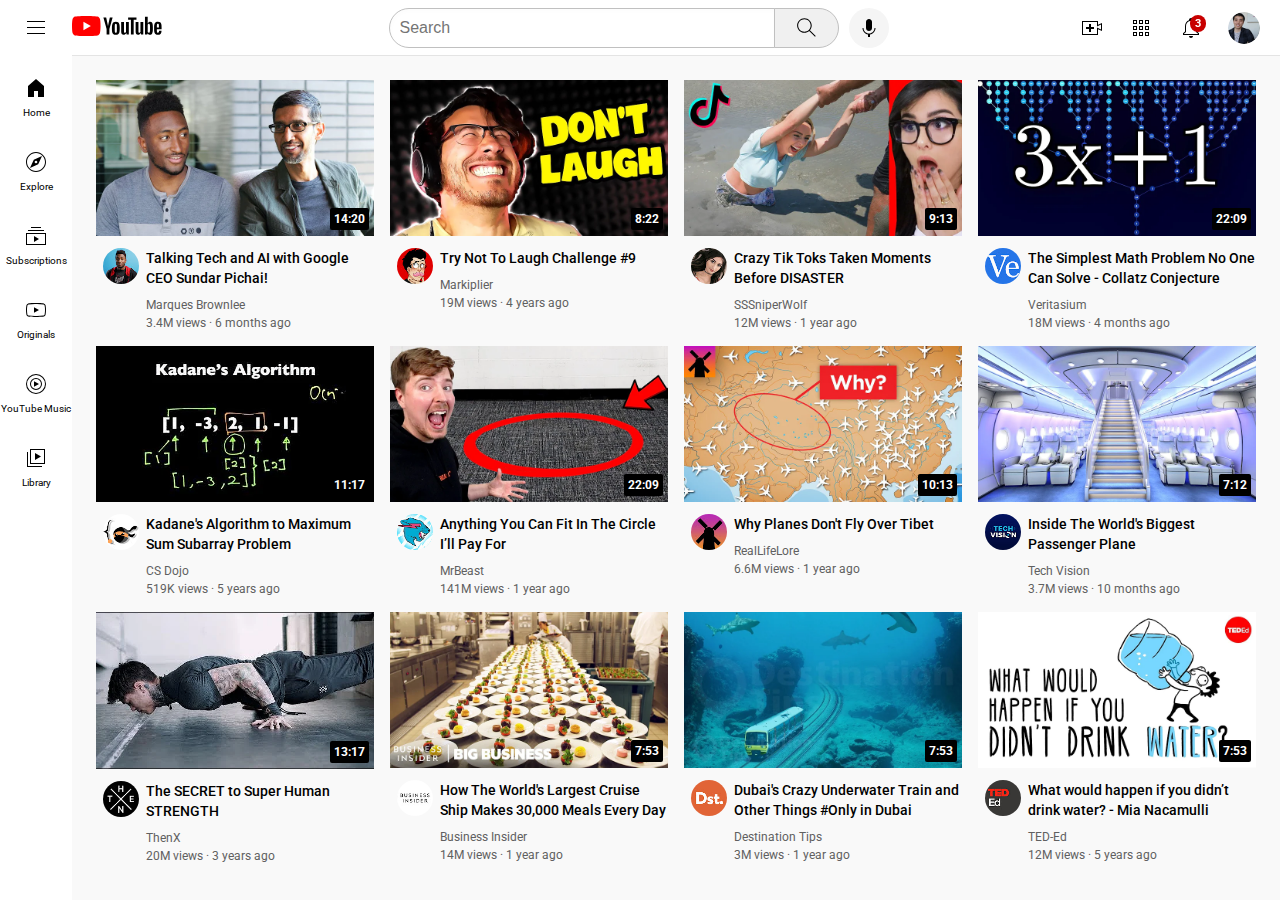
<file: index.html>
<!DOCTYPE html>
<html lang="en">
<head>
    <meta charset="UTF-8">
    <meta name="viewport" content="width=device-width, initial-scale=1.0">
    <title>Youtube.com Clone Project</title>
    <!-- Project of cloning Youtube with html and css following this youtube course: 
     https://www.youtube.com/watch?v=G3e-cpL7ofc&list=LL from SuperSimpleDev on youtube
    -->

    <link rel="preconnect" href="https://fonts.googleapis.com">
    <link rel="preconnect" href="https://fonts.gstatic.com" crossorigin>
    <link href="https://fonts.googleapis.com/css2?family=Roboto:wght@400;500;700&display=swap" rel="stylesheet">

    <link rel="stylesheet" href="styles/general.css">
    <link rel="stylesheet" href="styles/header.css">
    <link rel="stylesheet" href="styles/video.css">
    <link rel="stylesheet" href="styles/sidebar.css">
</head>
<body>
    <!-- Header -->
    <div class="header">
        <div class="left-section">
            <img class="hamburger-menu" src="icons/hamburger-menu.svg">
            <a href="https://www.youtube.com/">
                <img class="youtube-logo" src="icons/youtube-logo.svg">
             </a>
        </div>
        <div class="middle-section">
            <input class="search-bar" type="text" placeholder="Search">
            <button class="search-button">
                <img class="search-icon" src="icons/search.svg">
                <div class="tooltip">Search</div>
            </button>
            <button class="voice-search-button">
                <img class="voice-search-icon" src="icons/voice-search-icon.svg">
                <div class="tooltip">Search with your voice</div>
            </button>
        </div>
        <div class="right-section">
            <div class="upload-icon-container">
                <img class="upload-icon" src="icons/upload.svg">
                <div class="tooltip">Create</div>
            </div>
            <div class="apps-icon-container">
                <img class="youtube-apps-icon" src="icons/youtube-apps.svg">
                <div class="tooltip">YouTube apps</div>
            </div>
            <div class="notification-icon-container">
                <img class="notification-icon" src="icons/notifications.svg">
                <div class="tooltip">Notifications</div>
                <div class="notification-count">3</div>
            </div>
            <img class="current-user-picture" src="channel-pictures/my-channel.jpeg">
        </div>
    </div>

    <!-- Sidebar -->
    <nav class="sidebar">
        <div class="sidebar-link">
            <img src="icons/home.svg">
            <div>Home</div>
        </div>
        <div class="sidebar-link">
            <img src="icons/explore.svg">
            <div>Explore</div>
        </div>
        <div class="sidebar-link">
            <img src="icons/subscriptions.svg">
            <div>Subscriptions</div>
        </div>
        <div class="sidebar-link">
            <img src="icons/originals.svg">
            <div>Originals</div>
        </div>
        <div class="sidebar-link">
            <img src="icons/youtube-music.svg">
            <div>YouTube Music</div>
        </div>
        <div class="sidebar-link">
            <img src="icons/library.svg">
            <div>Library</div>
        </div>
    </nav>
    
    <!-- Video Grid Section-->
    <main>
        <section class="video-grid">
            <!-- Video element 1 -->
            <div class="video-preview">
                <div class="thumbnail-row">
                    <a href="https://www.youtube.com/watch?v=n2RNcPRtAiY" target="_blank">
                        <img class="thumbnail" src="thumbnails/thumbnail-1.webp">
                    </a>
                    <div class="video-time">14:20</div>
                </div>
                <div class="video-info-grid">
                    <div class="channel-picture">
                        <a class="channel-link" href="https://www.youtube.com/c/mkbhd">
                            <img class="profile-picture" src="channel-pictures/channel-1.jpeg">
                        </a>
                        <!-- Tooltip structure -->
                        <div class="channel-tooltip">
                            <img class="profile-picture" src="channel-pictures/channel-1.jpeg">
                            <div class="text-content">
                                <p class="video-author">Marques Brownlee</p>
                                <p class="num-of-subs">15M Subscribers</p>
                            </div>
                        </div>
                    </div>
                    <div class="video-info">
                        <p class="video-title">
                            <a class="video-link" href="https://www.youtube.com/watch?v=n2RNcPRtAiY">
                                Talking Tech and AI with Google CEO Sundar Pichai!
                            </a>
                        </p>
                        <p class="video-author">
                            <a class="channel-link" href="https://www.youtube.com/c/mkbhd">
                                Marques Brownlee
                            </a>
                        </p>
                        <p class="video-stats">
                            3.4M views &#183; 6 months ago
                        </p>
                    </div>
                </div>
            </div>

            <!-- Video element 2 -->
            <div class="video-preview">
                <div class="thumbnail-row">
                    <a href="https://www.youtube.com/watch?v=mP0RAo9SKZk" target="_blank">
                        <img class="thumbnail" src="thumbnails/thumbnail-2.webp">
                    </a>
                    <div class="video-time">8:22</div>
                </div>
                <div class="video-info-grid">
                    <div class="channel-picture">
                        <a class="channel-link" href="https://www.youtube.com/c/markiplier">
                            <img class="profile-picture" src="channel-pictures/channel-2.jpeg">
                        </a>
                        <!-- Tooltip structure -->
                        <div class="channel-tooltip">
                            <img class="profile-picture" src="channel-pictures/channel-2.jpeg">
                            <div class="text-content">
                                <p class="video-author">Markiplier</p>
                                <p class="num-of-subs">37.2M Subscribers</p>
                            </div>
                        </div>
                    </div>
                    <div class="video-info">
                        <p class="video-title">
                            <a class="video-link" href="https://www.youtube.com/watch?v=mP0RAo9SKZk">
                                Try Not To Laugh Challenge #9
                            </a>
                        </p>
                        <p class="video-author">
                            <a class="channel-link" href="https://www.youtube.com/c/markiplier">
                                Markiplier
                            </a>
                        </p>
                        <p class="video-stats">
                            19M views &#183; 4 years ago
                        </p>
                    </div>
                </div>
            </div>

            <!-- Video element 3 -->
            <div class="video-preview">
                <div class="thumbnail-row">
                    <a href="https://www.youtube.com/watch?v=FgjPQQeTh1w" target="_blank">
                        <img class="thumbnail" src="thumbnails/thumbnail-3.webp">
                    </a>
                    <div class="video-time">9:13</div>
                </div>
                <div class="video-info-grid">
                    <div class="channel-picture">
                        <a class="channel-link" href="https://www.youtube.com/user/SSSniperWolf">
                            <img class="profile-picture" src="channel-pictures/channel-3.jpeg">
                        </a>
                        <!-- Tooltip structure -->
                        <div class="channel-tooltip">
                            <img class="profile-picture" src="channel-pictures/channel-3.jpeg">
                            <div class="text-content">
                                <p class="video-author">SSSniperWolf</p>
                                <p class="num-of-subs">34.8M Subscribers</p>
                            </div>
                        </div>
                    </div>
                    <div class="video-info">
                        <p class="video-title">
                            <a class="video-link" href="https://www.youtube.com/watch?v=FgjPQQeTh1w">
                                Crazy Tik Toks Taken Moments Before DISASTER
                            </a>
                        </p>
                        <p class="video-author">
                            <a class="channel-link" href="https://www.youtube.com/user/SSSniperWolf">
                                SSSniperWolf
                            </a>
                        </p>
                        <p class="video-stats">
                            12M views &#183; 1 year ago
                        </p>
                    </div>
                </div>
            </div>

            <!-- Video element 4 -->
            <div class="video-preview">
                <div class="thumbnail-row">
                    <a href="https://www.youtube.com/watch?v=094y1Z2wpJg" target="_blank">
                        <img class="thumbnail" src="thumbnails/thumbnail-4.webp">
                    </a>
                    <div class="video-time">22:09</div>
                </div>
                <div class="video-info-grid">
                    <div class="channel-picture">
                        <a class="channel-link" href="https://www.youtube.com/c/veritasium">
                            <img class="profile-picture" src="channel-pictures/channel-4.jpeg">
                        </a>
                        <!-- Tooltip structure -->
                        <div class="channel-tooltip">
                            <img class="profile-picture" src="channel-pictures/channel-4.jpeg">
                            <div class="text-content">
                                <p class="video-author">Veritasium</p>
                                <p class="num-of-subs">12M Subscribers</p>
                            </div>
                        </div>
                    </div>
                    <div class="video-info">
                        <p class="video-title">
                            <a class="video-link" href="https://www.youtube.com/watch?v=094y1Z2wpJg">
                                The Simplest Math Problem No One Can Solve - Collatz Conjecture
                            </a>
                        </p>
                        <p class="video-author">
                            <a class="channel-link" href="https://www.youtube.com/c/veritasium">
                                Veritasium
                            </a>
                        </p>
                        <p class="video-stats">
                            18M views &#183; 4 months ago
                        </p>
                    </div>
                </div>
            </div>

            <!-- Video element 5 -->
            <div class="video-preview">
                <div class="thumbnail-row">
                    <a href="https://www.youtube.com/watch?v=86CQq3pKSUw" target="_blank">
                        <img class="thumbnail" src="thumbnails/thumbnail-5.webp">
                    </a>
                    <div class="video-time">11:17</div>
                </div>
                <div class="video-info-grid">
                    <div class="channel-picture">
                        <a class="channel-link" href="https://www.youtube.com/c/CSDojo">
                            <img class="profile-picture" src="channel-pictures/channel-5.jpeg">
                        </a>
                        <!-- Tooltip structure -->
                        <div class="channel-tooltip">
                            <img class="profile-picture" src="channel-pictures/channel-5.jpeg">
                            <div class="text-content">
                                <p class="video-author">CS Dojo</p>
                                <p class="num-of-subs">990K Subscribers</p>
                            </div>
                        </div>
                    </div>
                    <div class="video-info">
                        <p class="video-title">
                            <a class="video-link" href="https://www.youtube.com/watch?v=86CQq3pKSUw">
                                Kadane's Algorithm to Maximum Sum Subarray Problem
                            </a>
                        </p>
                        <p class="video-author">
                            <a class="channel-link" href="https://www.youtube.com/c/CSDojo">
                                CS Dojo
                            </a>
                        </p>
                        <p class="video-stats">
                            519K views &#183; 5 years ago
                        </p>
                    </div>
                </div>
            </div>

            <!-- Video element 6 -->
            <div class="video-preview">
                <div class="thumbnail-row">
                    <a href="https://www.youtube.com/watch?v=yXWw0_UfSFg" target="_blank">
                        <img class="thumbnail" src="thumbnails/thumbnail-6.webp">
                    </a>
                    <div class="video-time">22:09</div>
                </div>
                <div class="video-info-grid">
                    <div class="channel-picture">
                        <a class="channel-link" href="https://www.youtube.com/channel/UCX6OQ3DkcsbYNE6H8uQQuVA">
                            <img class="profile-picture" src="channel-pictures/channel-6.jpeg">
                        </a>
                        <!-- Tooltip structure -->
                        <div class="channel-tooltip">
                            <img class="profile-picture" src="channel-pictures/channel-6.jpeg">
                            <div class="text-content">
                                <p class="video-author">MrBeast</p>
                                <p class="num-of-subs">343M Subscribers</p>
                            </div>
                        </div>
                    </div>
                    <div class="video-info">
                        <p class="video-title">
                            <a class="video-link" href="https://www.youtube.com/watch?v=yXWw0_UfSFg">
                                Anything You Can Fit In The Circle I’ll Pay For
                            </a>
                        </p>
                        <p class="video-author">
                            <a class="channel-link" href="https://www.youtube.com/channel/UCX6OQ3DkcsbYNE6H8uQQuVA">
                                MrBeast
                            </a>
                        </p>
                        <p class="video-stats">
                            141M views &#183; 1 year ago
                        </p>
                    </div>
                </div>
            </div>

            <!-- Video element 7 -->
            <div class="video-preview">
                <div class="thumbnail-row">
                    <a href="https://www.youtube.com/watch?v=fNVa1qMbF9Y" target="_blank">
                        <img class="thumbnail" src="thumbnails/thumbnail-7.webp">
                    </a>
                    <div class="video-time">10:13</div>
                </div>
                <div class="video-info-grid">
                    <div class="channel-picture">
                        <a class="channel-link" href="https://www.youtube.com/channel/UCP5tjEmvPItGyLhmjdwP7Ww">
                            <img class="profile-picture" src="channel-pictures/channel-7.jpeg">
                        </a>
                        <!-- Tooltip structure -->
                        <div class="channel-tooltip">
                            <img class="profile-picture" src="channel-pictures/channel-7.jpeg">
                            <div class="text-content">
                                <p class="video-author">ThenX</p>
                                <p class="num-of-subs">7.71M Subscribers</p>
                            </div>
                        </div>
                    </div>
                    <div class="video-info">
                        <p class="video-title">
                            <a class="video-link" href="https://www.youtube.com/watch?v=fNVa1qMbF9Y">
                                Why Planes Don't Fly Over Tibet
                            </a>
                        </p>
                        <p class="video-author">
                            <a class="channel-link" href="https://www.youtube.com/channel/UCP5tjEmvPItGyLhmjdwP7Ww">
                                RealLifeLore
                            </a>
                        </p>
                        <p class="video-stats">
                            6.6M views &#183; 1 year ago
                        </p>
                    </div>
                </div>
            </div>

            <!-- Video element 8 -->
            <div class="video-preview">
                <div class="thumbnail-row">
                    <a href="https://www.youtube.com/watch?v=lFm4EM1juls" target="_blank">
                        <img class="thumbnail" src="thumbnails/thumbnail-8.webp">
                    </a>
                    <div class="video-time">7:12</div>
                </div>
                <div class="video-info-grid">
                    <div class="channel-picture">
                        <a class="channel-link" href="https://www.youtube.com/channel/UCHAK6CyegY22Zj2GWrcaIxg">
                            <img class="profile-picture" src="channel-pictures/channel-8.jpeg">
                        </a>
                        <!-- Tooltip structure -->
                        <div class="channel-tooltip">
                            <img class="profile-picture" src="channel-pictures/channel-8.jpeg">
                            <div class="text-content">
                                <p class="video-author">Tech Vision</p>
                                <p class="num-of-subs">842K Subscribers</p>
                            </div>
                        </div>
                    </div>
                    <div class="video-info">
                        <p class="video-title">
                            <a class="video-link" href="https://www.youtube.com/watch?v=lFm4EM1juls">
                                Inside The World's Biggest Passenger Plane
                            </a>
                        </p>
                        <p class="video-author">
                            <a class="channel-link" href="https://www.youtube.com/channel/UCHAK6CyegY22Zj2GWrcaIxg">
                                Tech Vision
                            </a>
                        </p>
                        <p class="video-stats">
                            3.7M views &#183; 10 months ago
                        </p>
                    </div>
                </div>
            </div>

            <!-- Video element 9 -->
            <div class="video-preview">
                <div class="thumbnail-row">
                    <a href="https://www.youtube.com/watch?v=ixmxOlcrlUc" target="_blank">
                        <img class="thumbnail" src="thumbnails/thumbnail-9.webp">
                    </a>
                    <div class="video-time">13:17</div>
                </div>
                <div class="video-info-grid">
                    <div class="channel-picture">
                        <a class="channel-link" href="https://www.youtube.com/c/OFFICIALTHENXSTUDIOS">
                            <img class="profile-picture" src="channel-pictures/channel-9.jpeg">
                        </a>
                        <!-- Tooltip structure -->
                        <div class="channel-tooltip">
                            <img class="profile-picture" src="channel-pictures/channel-9.jpeg">
                            <div class="text-content">
                                <p class="video-author">ThenX</p>
                                <p class="num-of-subs">7.81M Subscribers</p>
                            </div>
                        </div>
                    </div>
                    <div class="video-info">
                        <p class="video-title">
                            <a class="video-link" href="https://www.youtube.com/watch?v=ixmxOlcrlUc">
                                The SECRET to Super Human STRENGTH
                            </a>
                        </p>
                        <p class="video-author">
                            <a class="channel-link" href="https://www.youtube.com/c/OFFICIALTHENXSTUDIOS">
                                ThenX
                            </a>
                        </p>
                        <p class="video-stats">
                            20M views &#183; 3 years ago
                        </p>
                    </div>
                </div>
            </div>
            
            <!-- Video element 10 -->
            <div class="video-preview">
                <div class="thumbnail-row">
                    <a href="https://www.youtube.com/watch?v=R2vXbFp5C9o" target="_blank">
                        <img class="thumbnail" src="thumbnails/thumbnail-10.webp">
                    </a>
                    <div class="video-time">7:53</div>
                </div>
                <div class="video-info-grid">
                    <div class="channel-picture">
                        <a class="channel-link" href="https://www.youtube.com/user/businessinsider">
                            <img class="profile-picture" src="channel-pictures/channel-10.jpeg">
                        </a>
                        <!-- Tooltip structure -->
                        <div class="channel-tooltip">
                            <img class="profile-picture" src="channel-pictures/channel-10.jpeg">
                            <div class="text-content">
                                <p class="video-author">Business Insider</p>
                                <p class="num-of-subs">9.81M Subscribers</p>
                            </div>
                        </div>
                    </div>
                    <div class="video-info">
                        <p class="video-title">
                            <a class="video-link" href="https://www.youtube.com/watch?v=R2vXbFp5C9o">
                                How The World's Largest Cruise Ship Makes 30,000 Meals Every Day
                            </a>
                        </p>
                        <p class="video-author">
                            <a class="channel-link" href="https://www.youtube.com/user/businessinsider">
                                Business Insider
                            </a>
                        </p>
                        <p class="video-stats">
                            14M views &#183; 1 year ago
                        </p>
                    </div>
                </div>
            </div>

            <!-- Video element 11 -->
            <div class="video-preview">
                <div class="thumbnail-row">
                    <a href="https://www.youtube.com/watch?v=0nZuYyXET3s" target="_blank">
                        <img class="thumbnail" src="thumbnails/thumbnail-11.webp">
                    </a>
                    <div class="video-time">7:53</div>
                </div>
                <div class="video-info-grid">
                    <div class="channel-picture">
                        <a class="channel-link" href="https://www.youtube.com/c/Destinationtips">
                            <img class="profile-picture" src="channel-pictures/channel-11.jpeg">
                        </a>
                        <!-- Tooltip structure -->
                        <div class="channel-tooltip">
                            <img class="profile-picture" src="channel-pictures/channel-11.jpeg">
                            <div class="text-content">
                                <p class="video-author">Destination Tips</p>
                                <p class="num-of-subs">282K Subscribers</p>
                            </div>
                        </div>
                    </div>
                    <div class="video-info">
                        <p class="video-title">
                            <a class="video-link" href="https://www.youtube.com/watch?v=0nZuYyXET3s">
                                Dubai's Crazy Underwater Train and Other Things #Only in Dubai
                            </a>
                        </p>
                        <p class="video-author">
                            <a class="channel-link" href="https://www.youtube.com/c/Destinationtips">
                                Destination Tips
                            </a>
                        </p>
                        <p class="video-stats">
                            3M views &#183; 1 year ago
                        </p>
                    </div>
                </div>
            </div>

            <!-- Video element 12 -->
            <div class="video-preview">
                <div class="thumbnail-row">
                    <a href="https://www.youtube.com/watch?v=9iMGFqMmUFs" target="_blank">
                        <img class="thumbnail" src="thumbnails/thumbnail-12.webp">
                    </a>
                    <div class="video-time">7:53</div>
                </div>
                <div class="video-info-grid">
                    <div class="channel-picture">
                        <a class="channel-link" href="https://www.youtube.com/teded">
                            <img class="profile-picture" src="channel-pictures/channel-12.jpeg">
                        </a>
                        <!-- Tooltip structure -->
                        <div class="channel-tooltip">
                            <img class="profile-picture" src="channel-pictures/channel-12.jpeg">
                            <div class="text-content">
                                <p class="video-author">TED-Ed</p>
                                <p class="num-of-subs">20.9M Subscribers</p>
                            </div>
                        </div>
                    </div>
                    <div class="video-info">
                        <p class="video-title">
                            <a class="video-link" href="https://www.youtube.com/watch?v=9iMGFqMmUFs">
                                What would happen if you didn’t drink water? - Mia Nacamulli
                            </a>
                        </p>
                        <p class="video-author">
                            <a class="channel-link" href="https://www.youtube.com/teded">
                                TED-Ed
                            </a>
                        </p>
                        <p class="video-stats">
                            12M views &#183; 5 years ago
                        </p>
                    </div>
                </div>
            </div>

            

              

            
        </section>
    </main>
</body>
</html>
</file>
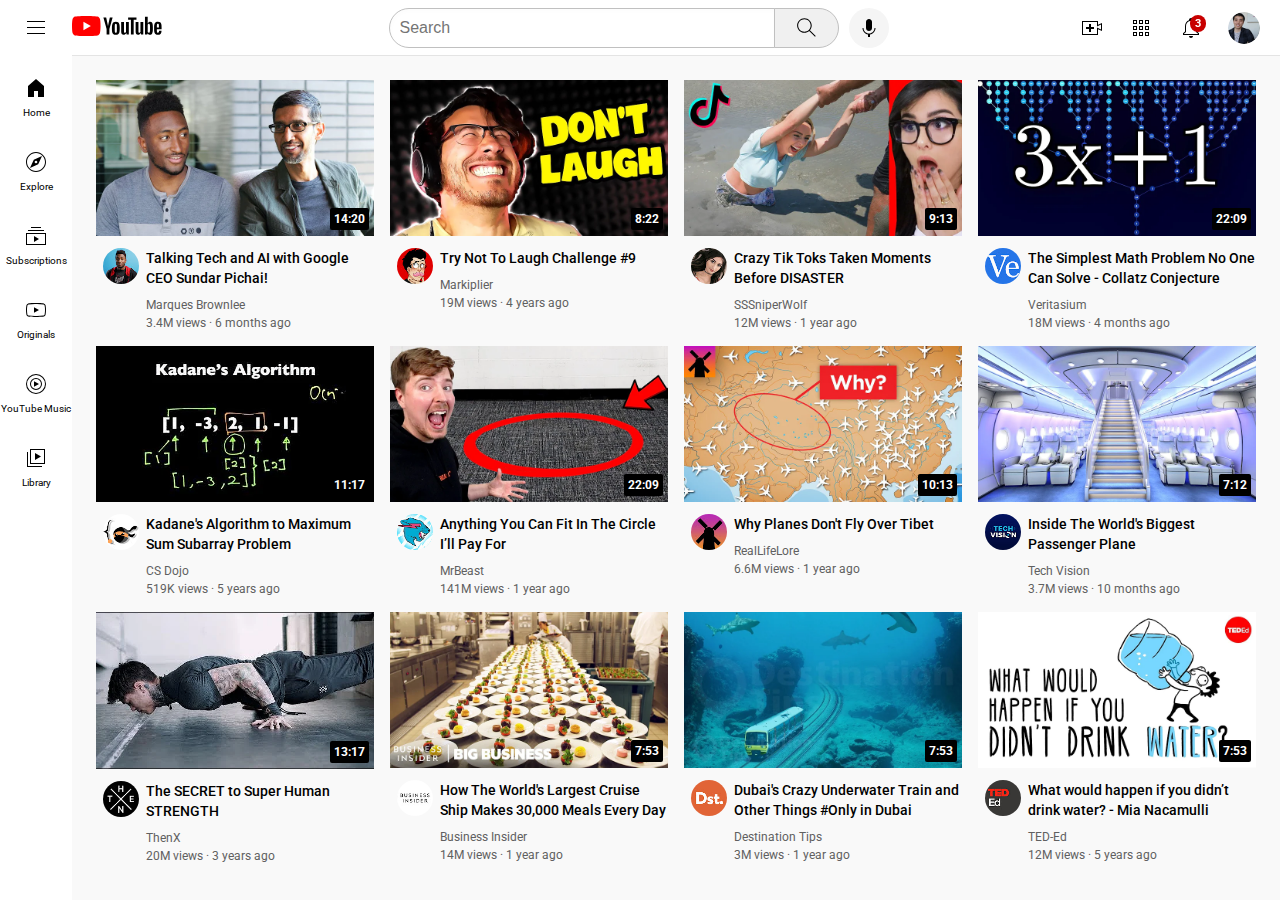
<file: youtube.html>
<!DOCTYPE html>
<html lang="en">
<head>
    <meta charset="UTF-8">
    <meta name="viewport" content="width=device-width, initial-scale=1.0">
    <title>Youtube.com Clone Project</title>
    <!-- Project of cloning Youtube with html and css following this youtube course: 
     https://www.youtube.com/watch?v=G3e-cpL7ofc&list=LL from SuperSimpleDev on youtube
    -->

    <link rel="preconnect" href="https://fonts.googleapis.com">
    <link rel="preconnect" href="https://fonts.gstatic.com" crossorigin>
    <link href="https://fonts.googleapis.com/css2?family=Roboto:wght@400;500;700&display=swap" rel="stylesheet">

    <link rel="stylesheet" href="styles/general.css">
    <link rel="stylesheet" href="styles/header.css">
    <link rel="stylesheet" href="styles/video.css">
    <link rel="stylesheet" href="styles/sidebar.css">
</head>
<body>
    <!-- Header -->
    <div class="header">
        <div class="left-section">
            <img class="hamburger-menu" src="icons/hamburger-menu.svg">
            <a href="https://www.youtube.com/">
                <img class="youtube-logo" src="icons/youtube-logo.svg">
             </a>
        </div>
        <div class="middle-section">
            <input class="search-bar" type="text" placeholder="Search">
            <button class="search-button">
                <img class="search-icon" src="icons/search.svg">
                <div class="tooltip">Search</div>
            </button>
            <button class="voice-search-button">
                <img class="voice-search-icon" src="icons/voice-search-icon.svg">
                <div class="tooltip">Search with your voice</div>
            </button>
        </div>
        <div class="right-section">
            <div class="upload-icon-container">
                <img class="upload-icon" src="icons/upload.svg">
                <div class="tooltip">Create</div>
            </div>
            <div class="apps-icon-container">
                <img class="youtube-apps-icon" src="icons/youtube-apps.svg">
                <div class="tooltip">YouTube apps</div>
            </div>
            <div class="notification-icon-container">
                <img class="notification-icon" src="icons/notifications.svg">
                <div class="tooltip">Notifications</div>
                <div class="notification-count">3</div>
            </div>
            <img class="current-user-picture" src="channel-pictures/my-channel.jpeg">
        </div>
    </div>

    <!-- Sidebar -->
    <nav class="sidebar">
        <div class="sidebar-link">
            <img src="icons/home.svg">
            <div>Home</div>
        </div>
        <div class="sidebar-link">
            <img src="icons/explore.svg">
            <div>Explore</div>
        </div>
        <div class="sidebar-link">
            <img src="icons/subscriptions.svg">
            <div>Subscriptions</div>
        </div>
        <div class="sidebar-link">
            <img src="icons/originals.svg">
            <div>Originals</div>
        </div>
        <div class="sidebar-link">
            <img src="icons/youtube-music.svg">
            <div>YouTube Music</div>
        </div>
        <div class="sidebar-link">
            <img src="icons/library.svg">
            <div>Library</div>
        </div>
    </nav>
    
    <!-- Video Grid Section-->
    <main>
        <section class="video-grid">
            <!-- Video element 1 -->
            <div class="video-preview">
                <div class="thumbnail-row">
                    <a href="https://www.youtube.com/watch?v=n2RNcPRtAiY" target="_blank">
                        <img class="thumbnail" src="thumbnails/thumbnail-1.webp">
                    </a>
                    <div class="video-time">14:20</div>
                </div>
                <div class="video-info-grid">
                    <div class="channel-picture">
                        <a class="channel-link" href="https://www.youtube.com/c/mkbhd">
                            <img class="profile-picture" src="/channel-pictures/channel-1.jpeg">
                        </a>
                        <!-- Tooltip structure -->
                        <div class="channel-tooltip">
                            <img class="profile-picture" src="/channel-pictures/channel-1.jpeg">
                            <div class="text-content">
                                <p class="video-author">Marques Brownlee</p>
                                <p class="num-of-subs">15M Subscribers</p>
                            </div>
                        </div>
                    </div>
                    <div class="video-info">
                        <p class="video-title">
                            <a class="video-link" href="https://www.youtube.com/watch?v=n2RNcPRtAiY">
                                Talking Tech and AI with Google CEO Sundar Pichai!
                            </a>
                        </p>
                        <p class="video-author">
                            <a class="channel-link" href="https://www.youtube.com/c/mkbhd">
                                Marques Brownlee
                            </a>
                        </p>
                        <p class="video-stats">
                            3.4M views &#183; 6 months ago
                        </p>
                    </div>
                </div>
            </div>

            <!-- Video element 2 -->
            <div class="video-preview">
                <div class="thumbnail-row">
                    <a href="https://www.youtube.com/watch?v=mP0RAo9SKZk" target="_blank">
                        <img class="thumbnail" src="thumbnails/thumbnail-2.webp">
                    </a>
                    <div class="video-time">8:22</div>
                </div>
                <div class="video-info-grid">
                    <div class="channel-picture">
                        <a class="channel-link" href="https://www.youtube.com/c/markiplier">
                            <img class="profile-picture" src="/channel-pictures/channel-2.jpeg">
                        </a>
                        <!-- Tooltip structure -->
                        <div class="channel-tooltip">
                            <img class="profile-picture" src="/channel-pictures/channel-2.jpeg">
                            <div class="text-content">
                                <p class="video-author">Markiplier</p>
                                <p class="num-of-subs">37.2M Subscribers</p>
                            </div>
                        </div>
                    </div>
                    <div class="video-info">
                        <p class="video-title">
                            <a class="video-link" href="https://www.youtube.com/watch?v=mP0RAo9SKZk">
                                Try Not To Laugh Challenge #9
                            </a>
                        </p>
                        <p class="video-author">
                            <a class="channel-link" href="https://www.youtube.com/c/markiplier">
                                Markiplier
                            </a>
                        </p>
                        <p class="video-stats">
                            19M views &#183; 4 years ago
                        </p>
                    </div>
                </div>
            </div>

            <!-- Video element 3 -->
            <div class="video-preview">
                <div class="thumbnail-row">
                    <a href="https://www.youtube.com/watch?v=FgjPQQeTh1w" target="_blank">
                        <img class="thumbnail" src="thumbnails/thumbnail-3.webp">
                    </a>
                    <div class="video-time">9:13</div>
                </div>
                <div class="video-info-grid">
                    <div class="channel-picture">
                        <a class="channel-link" href="https://www.youtube.com/user/SSSniperWolf">
                            <img class="profile-picture" src="/channel-pictures/channel-3.jpeg">
                        </a>
                        <!-- Tooltip structure -->
                        <div class="channel-tooltip">
                            <img class="profile-picture" src="/channel-pictures/channel-3.jpeg">
                            <div class="text-content">
                                <p class="video-author">SSSniperWolf</p>
                                <p class="num-of-subs">34.8M Subscribers</p>
                            </div>
                        </div>
                    </div>
                    <div class="video-info">
                        <p class="video-title">
                            <a class="video-link" href="https://www.youtube.com/watch?v=FgjPQQeTh1w">
                                Crazy Tik Toks Taken Moments Before DISASTER
                            </a>
                        </p>
                        <p class="video-author">
                            <a class="channel-link" href="https://www.youtube.com/user/SSSniperWolf">
                                SSSniperWolf
                            </a>
                        </p>
                        <p class="video-stats">
                            12M views &#183; 1 year ago
                        </p>
                    </div>
                </div>
            </div>

            <!-- Video element 4 -->
            <div class="video-preview">
                <div class="thumbnail-row">
                    <a href="https://www.youtube.com/watch?v=094y1Z2wpJg" target="_blank">
                        <img class="thumbnail" src="thumbnails/thumbnail-4.webp">
                    </a>
                    <div class="video-time">22:09</div>
                </div>
                <div class="video-info-grid">
                    <div class="channel-picture">
                        <a class="channel-link" href="https://www.youtube.com/c/veritasium">
                            <img class="profile-picture" src="/channel-pictures/channel-4.jpeg">
                        </a>
                        <!-- Tooltip structure -->
                        <div class="channel-tooltip">
                            <img class="profile-picture" src="/channel-pictures/channel-4.jpeg">
                            <div class="text-content">
                                <p class="video-author">Veritasium</p>
                                <p class="num-of-subs">12M Subscribers</p>
                            </div>
                        </div>
                    </div>
                    <div class="video-info">
                        <p class="video-title">
                            <a class="video-link" href="https://www.youtube.com/watch?v=094y1Z2wpJg">
                                The Simplest Math Problem No One Can Solve - Collatz Conjecture
                            </a>
                        </p>
                        <p class="video-author">
                            <a class="channel-link" href="https://www.youtube.com/c/veritasium">
                                Veritasium
                            </a>
                        </p>
                        <p class="video-stats">
                            18M views &#183; 4 months ago
                        </p>
                    </div>
                </div>
            </div>

            <!-- Video element 5 -->
            <div class="video-preview">
                <div class="thumbnail-row">
                    <a href="https://www.youtube.com/watch?v=86CQq3pKSUw" target="_blank">
                        <img class="thumbnail" src="thumbnails/thumbnail-5.webp">
                    </a>
                    <div class="video-time">11:17</div>
                </div>
                <div class="video-info-grid">
                    <div class="channel-picture">
                        <a class="channel-link" href="https://www.youtube.com/c/CSDojo">
                            <img class="profile-picture" src="/channel-pictures/channel-5.jpeg">
                        </a>
                        <!-- Tooltip structure -->
                        <div class="channel-tooltip">
                            <img class="profile-picture" src="/channel-pictures/channel-5.jpeg">
                            <div class="text-content">
                                <p class="video-author">CS Dojo</p>
                                <p class="num-of-subs">990K Subscribers</p>
                            </div>
                        </div>
                    </div>
                    <div class="video-info">
                        <p class="video-title">
                            <a class="video-link" href="https://www.youtube.com/watch?v=86CQq3pKSUw">
                                Kadane's Algorithm to Maximum Sum Subarray Problem
                            </a>
                        </p>
                        <p class="video-author">
                            <a class="channel-link" href="https://www.youtube.com/c/CSDojo">
                                CS Dojo
                            </a>
                        </p>
                        <p class="video-stats">
                            519K views &#183; 5 years ago
                        </p>
                    </div>
                </div>
            </div>

            <!-- Video element 6 -->
            <div class="video-preview">
                <div class="thumbnail-row">
                    <a href="https://www.youtube.com/watch?v=yXWw0_UfSFg" target="_blank">
                        <img class="thumbnail" src="thumbnails/thumbnail-6.webp">
                    </a>
                    <div class="video-time">22:09</div>
                </div>
                <div class="video-info-grid">
                    <div class="channel-picture">
                        <a class="channel-link" href="https://www.youtube.com/channel/UCX6OQ3DkcsbYNE6H8uQQuVA">
                            <img class="profile-picture" src="/channel-pictures/channel-6.jpeg">
                        </a>
                        <!-- Tooltip structure -->
                        <div class="channel-tooltip">
                            <img class="profile-picture" src="/channel-pictures/channel-6.jpeg">
                            <div class="text-content">
                                <p class="video-author">MrBeast</p>
                                <p class="num-of-subs">343M Subscribers</p>
                            </div>
                        </div>
                    </div>
                    <div class="video-info">
                        <p class="video-title">
                            <a class="video-link" href="https://www.youtube.com/watch?v=yXWw0_UfSFg">
                                Anything You Can Fit In The Circle I’ll Pay For
                            </a>
                        </p>
                        <p class="video-author">
                            <a class="channel-link" href="https://www.youtube.com/channel/UCX6OQ3DkcsbYNE6H8uQQuVA">
                                MrBeast
                            </a>
                        </p>
                        <p class="video-stats">
                            141M views &#183; 1 year ago
                        </p>
                    </div>
                </div>
            </div>

            <!-- Video element 7 -->
            <div class="video-preview">
                <div class="thumbnail-row">
                    <a href="https://www.youtube.com/watch?v=fNVa1qMbF9Y" target="_blank">
                        <img class="thumbnail" src="thumbnails/thumbnail-7.webp">
                    </a>
                    <div class="video-time">10:13</div>
                </div>
                <div class="video-info-grid">
                    <div class="channel-picture">
                        <a class="channel-link" href="https://www.youtube.com/channel/UCP5tjEmvPItGyLhmjdwP7Ww">
                            <img class="profile-picture" src="/channel-pictures/channel-7.jpeg">
                        </a>
                        <!-- Tooltip structure -->
                        <div class="channel-tooltip">
                            <img class="profile-picture" src="/channel-pictures/channel-7.jpeg">
                            <div class="text-content">
                                <p class="video-author">ThenX</p>
                                <p class="num-of-subs">7.71M Subscribers</p>
                            </div>
                        </div>
                    </div>
                    <div class="video-info">
                        <p class="video-title">
                            <a class="video-link" href="https://www.youtube.com/watch?v=fNVa1qMbF9Y">
                                Why Planes Don't Fly Over Tibet
                            </a>
                        </p>
                        <p class="video-author">
                            <a class="channel-link" href="https://www.youtube.com/channel/UCP5tjEmvPItGyLhmjdwP7Ww">
                                RealLifeLore
                            </a>
                        </p>
                        <p class="video-stats">
                            6.6M views &#183; 1 year ago
                        </p>
                    </div>
                </div>
            </div>

            <!-- Video element 8 -->
            <div class="video-preview">
                <div class="thumbnail-row">
                    <a href="https://www.youtube.com/watch?v=lFm4EM1juls" target="_blank">
                        <img class="thumbnail" src="thumbnails/thumbnail-8.webp">
                    </a>
                    <div class="video-time">7:12</div>
                </div>
                <div class="video-info-grid">
                    <div class="channel-picture">
                        <a class="channel-link" href="https://www.youtube.com/channel/UCHAK6CyegY22Zj2GWrcaIxg">
                            <img class="profile-picture" src="/channel-pictures/channel-8.jpeg">
                        </a>
                        <!-- Tooltip structure -->
                        <div class="channel-tooltip">
                            <img class="profile-picture" src="/channel-pictures/channel-8.jpeg">
                            <div class="text-content">
                                <p class="video-author">Tech Vision</p>
                                <p class="num-of-subs">842K Subscribers</p>
                            </div>
                        </div>
                    </div>
                    <div class="video-info">
                        <p class="video-title">
                            <a class="video-link" href="https://www.youtube.com/watch?v=lFm4EM1juls">
                                Inside The World's Biggest Passenger Plane
                            </a>
                        </p>
                        <p class="video-author">
                            <a class="channel-link" href="https://www.youtube.com/channel/UCHAK6CyegY22Zj2GWrcaIxg">
                                Tech Vision
                            </a>
                        </p>
                        <p class="video-stats">
                            3.7M views &#183; 10 months ago
                        </p>
                    </div>
                </div>
            </div>

            <!-- Video element 9 -->
            <div class="video-preview">
                <div class="thumbnail-row">
                    <a href="https://www.youtube.com/watch?v=ixmxOlcrlUc" target="_blank">
                        <img class="thumbnail" src="thumbnails/thumbnail-9.webp">
                    </a>
                    <div class="video-time">13:17</div>
                </div>
                <div class="video-info-grid">
                    <div class="channel-picture">
                        <a class="channel-link" href="https://www.youtube.com/c/OFFICIALTHENXSTUDIOS">
                            <img class="profile-picture" src="/channel-pictures/channel-9.jpeg">
                        </a>
                        <!-- Tooltip structure -->
                        <div class="channel-tooltip">
                            <img class="profile-picture" src="/channel-pictures/channel-9.jpeg">
                            <div class="text-content">
                                <p class="video-author">ThenX</p>
                                <p class="num-of-subs">7.81M Subscribers</p>
                            </div>
                        </div>
                    </div>
                    <div class="video-info">
                        <p class="video-title">
                            <a class="video-link" href="https://www.youtube.com/watch?v=ixmxOlcrlUc">
                                The SECRET to Super Human STRENGTH
                            </a>
                        </p>
                        <p class="video-author">
                            <a class="channel-link" href="https://www.youtube.com/c/OFFICIALTHENXSTUDIOS">
                                ThenX
                            </a>
                        </p>
                        <p class="video-stats">
                            20M views &#183; 3 years ago
                        </p>
                    </div>
                </div>
            </div>
            
            <!-- Video element 10 -->
            <div class="video-preview">
                <div class="thumbnail-row">
                    <a href="https://www.youtube.com/watch?v=R2vXbFp5C9o" target="_blank">
                        <img class="thumbnail" src="thumbnails/thumbnail-10.webp">
                    </a>
                    <div class="video-time">7:53</div>
                </div>
                <div class="video-info-grid">
                    <div class="channel-picture">
                        <a class="channel-link" href="https://www.youtube.com/user/businessinsider">
                            <img class="profile-picture" src="/channel-pictures/channel-10.jpeg">
                        </a>
                        <!-- Tooltip structure -->
                        <div class="channel-tooltip">
                            <img class="profile-picture" src="/channel-pictures/channel-10.jpeg">
                            <div class="text-content">
                                <p class="video-author">Business Insider</p>
                                <p class="num-of-subs">9.81M Subscribers</p>
                            </div>
                        </div>
                    </div>
                    <div class="video-info">
                        <p class="video-title">
                            <a class="video-link" href="https://www.youtube.com/watch?v=R2vXbFp5C9o">
                                How The World's Largest Cruise Ship Makes 30,000 Meals Every Day
                            </a>
                        </p>
                        <p class="video-author">
                            <a class="channel-link" href="https://www.youtube.com/user/businessinsider">
                                Business Insider
                            </a>
                        </p>
                        <p class="video-stats">
                            14M views &#183; 1 year ago
                        </p>
                    </div>
                </div>
            </div>

            <!-- Video element 11 -->
            <div class="video-preview">
                <div class="thumbnail-row">
                    <a href="https://www.youtube.com/watch?v=0nZuYyXET3s" target="_blank">
                        <img class="thumbnail" src="thumbnails/thumbnail-11.webp">
                    </a>
                    <div class="video-time">7:53</div>
                </div>
                <div class="video-info-grid">
                    <div class="channel-picture">
                        <a class="channel-link" href="https://www.youtube.com/c/Destinationtips">
                            <img class="profile-picture" src="/channel-pictures/channel-11.jpeg">
                        </a>
                        <!-- Tooltip structure -->
                        <div class="channel-tooltip">
                            <img class="profile-picture" src="/channel-pictures/channel-11.jpeg">
                            <div class="text-content">
                                <p class="video-author">Destination Tips</p>
                                <p class="num-of-subs">282K Subscribers</p>
                            </div>
                        </div>
                    </div>
                    <div class="video-info">
                        <p class="video-title">
                            <a class="video-link" href="https://www.youtube.com/watch?v=0nZuYyXET3s">
                                Dubai's Crazy Underwater Train and Other Things #Only in Dubai
                            </a>
                        </p>
                        <p class="video-author">
                            <a class="channel-link" href="https://www.youtube.com/c/Destinationtips">
                                Destination Tips
                            </a>
                        </p>
                        <p class="video-stats">
                            3M views &#183; 1 year ago
                        </p>
                    </div>
                </div>
            </div>

            <!-- Video element 12 -->
            <div class="video-preview">
                <div class="thumbnail-row">
                    <a href="https://www.youtube.com/watch?v=9iMGFqMmUFs" target="_blank">
                        <img class="thumbnail" src="thumbnails/thumbnail-12.webp">
                    </a>
                    <div class="video-time">7:53</div>
                </div>
                <div class="video-info-grid">
                    <div class="channel-picture">
                        <a class="channel-link" href="https://www.youtube.com/teded">
                            <img class="profile-picture" src="/channel-pictures/channel-12.jpeg">
                        </a>
                        <!-- Tooltip structure -->
                        <div class="channel-tooltip">
                            <img class="profile-picture" src="/channel-pictures/channel-12.jpeg">
                            <div class="text-content">
                                <p class="video-author">TED-Ed</p>
                                <p class="num-of-subs">20.9M Subscribers</p>
                            </div>
                        </div>
                    </div>
                    <div class="video-info">
                        <p class="video-title">
                            <a class="video-link" href="https://www.youtube.com/watch?v=9iMGFqMmUFs">
                                What would happen if you didn’t drink water? - Mia Nacamulli
                            </a>
                        </p>
                        <p class="video-author">
                            <a class="channel-link" href="https://www.youtube.com/teded">
                                TED-Ed
                            </a>
                        </p>
                        <p class="video-stats">
                            12M views &#183; 5 years ago
                        </p>
                    </div>
                </div>
            </div>

            

              

            
        </section>
    </main>
</body>
</html>
</file>
<file: styles/general.css>
p {
    margin-top: 0;  /* Removes the default margin */
    margin-bottom: 0; /* Removes the default margin */
}

body {
    font-family: 'Roboto', Arial;
    margin: 0; /* Removes the default margin */
    padding-top: 80px; /* Adds space for the header */
    padding-left: 96px; /* Adds space for the sidebar */
    padding-right: 24px; /* Adds space for the sidebar */
    background-color: rgb(249, 249, 249)
}
</file>
<file: styles/header.css>
.header {
    height: 55px;
    
    display: flex;
    justify-content: space-between; /* Aligns items to the start and end of the container */
    
    position: fixed;
    top: 0;
    left: 0;
    right: 0;

    background-color: white;
    border-bottom: 1px;
    border-bottom-style: solid;
    border-bottom-color: rgb(228, 228, 228);

    z-index: 100; /* Ensures that the header is on top of other elements */
}

.left-section {
    display: flex;
    align-items: center;
}

.hamburger-menu {
    height: 24px;
    margin-left: 24px;
    margin-right: 24px;
    cursor: pointer;
    transition: background-color 0.15s, padding 0.15s; /* Adds smooth transition */
}

.hamburger-menu:hover {
    background-color: rgb(230, 230, 230);
    border-radius: 50%; /* Makes the background a circle */
    padding: 6px; /* Adds padding to make the circle bigger */
    box-sizing: content-box; /* Ensures padding is added outside the element's size */
}

.youtube-logo {
    height: 20px;
    cursor: pointer;
}

.middle-section {
    flex: 1; /* Takes up the remaining space */
    margin-left: 70px;
    margin-right: 35px;
    max-width: 500px;
    display: flex;
    align-items: center;
}

.search-bar {
    flex: 1;
    height: 36px;
    padding-left: 10px;
    font-size: 16px;
    border: 1px solid rgb(192, 192, 192);
    border-radius: 20px 0 0 20px;
    box-shadow: inset 1px 2px 5px rgba(0, 0, 0, 0.015);
    width: 0; /* Makes the search bar shrink */
}

.search-bar::placeholder {
    font-size: 16px;
}

.search-button {
    height: 40px;
    width: 65px;
    background-color: rgb(240, 240, 240);
    border: 1px solid rgb(192, 192, 192);
    border-radius: 0 20px 20px 0;
    margin-left: -1px;
    margin-right: 10px;
    cursor: pointer;
}

.search-button,
.voice-search-button,
.upload-icon-container,
.apps-icon-container,
.notification-icon-container {
    display: flex;
    justify-content: center; 
    align-items: center;
    position: relative;
}
    

.search-button .tooltip,
.voice-search-button .tooltip,
.upload-icon-container .tooltip,
.apps-icon-container .tooltip,
.notification-icon-container .tooltip { /* Targets tooltips within the search button */
    position: absolute;
    background-color: gray;
    color: white;
    padding-left: 8px;
    padding-right: 8px;
    padding-top: 4px;
    padding-bottom: 4px;
    border-radius: 2px;
    font-size: 12px;
    bottom: -30px;
    opacity: 0; /* Hides the tooltip */ 
    transition: opacity 0.15s;
    pointer-events: none; /* Prevents the tooltip from being interactive */
    white-space: nowrap; /* Prevents the tooltip from wrapping */
}


.search-button:hover .tooltip,
.voice-search-button:hover .tooltip,
.upload-icon-container:hover .tooltip,
.apps-icon-container:hover .tooltip,
.notification-icon-container:hover .tooltip { 
    opacity: 1; /* Shows the tooltip */
}

.search-button:hover {
    background-color: rgb(230, 230, 230);
}

.search-icon {
    height: 25px;
}

.voice-search-button {
    height: 40px;
    width: 40px;
    border-radius: 20px;
    border: none;
    background-color: rgb(245, 245, 245);
    cursor: pointer;
}

.voice-search-icon {
    height: 24px;
}

.right-section {    
    width: 180px;
    display: flex;
    align-items: center;
    justify-content: space-between;
    margin-right: 20px;
    flex-shrink: 0; /* Prevents the element from shrinking */
}

.upload-icon {
    height: 24px;
    cursor: pointer;
}

.youtube-apps-icon {
    height: 24px;
    cursor: pointer;
}

.current-user-picture {
    height: 32px;
    border-radius: 16px;
    cursor: pointer;
}

.notification-icon {
    height: 24px;
    cursor: pointer;
}

.notification-icon-container {
    position: relative;
}

.notification-count {
    position: absolute;
    top: -1px;
    right: -3px;
    background-color: rgb(200, 0, 0);
    color: white;
    font-size: 11px;
    font-weight: bold;
    padding-left: 5px;
    padding-right: 5px;
    padding-top: 2px;
    padding-bottom: 2px;
    border-radius: 10px;
}
</file>
<file: styles/video.css>
.thumbnail {
    width: 100%;
}

.video-title {
    margin-top: 0;
    margin-bottom: 10px;
    font-size: 14px;
    font-weight: 500;
    line-height: 20px;
}

.video-info-grid {
    display: grid;
    grid-template-columns: 50px 1fr;
}

.thumbnail-row {
    margin-bottom: 8px;
    position: relative;
}

.video-author,
.video-stats {
    font-size: 12px;
    color: rgb(96, 96, 96);
}

.video-author {
    margin-bottom: 4px;
}

.video-grid {
    display: grid;
    grid-template-columns: 1fr 1fr 1fr;
    column-gap: 16px;
    row-gap: 16px;
}

/* For screens with a maximum width of 750px, display the grid with 2 columns */
@media (max-width: 750px) { 
    .video-grid {
        grid-template-columns: 1fr 1fr;
    }
}

/* For screens with a width between 751px and 999px, display the grid with 3 columns */
@media (max-width: 751px) and (min-width: 999px) { 
    .video-grid {
        grid-template-columns: 1fr 1fr 1fr;
    }
}

/* For screens with a minimum width of 1000px, display the grid with 4 columns */
@media (min-width: 1000px) {/* A screensize of 751-1000px will only have 3 columns in the grid */
    .video-grid {
        grid-template-columns: 1fr 1fr 1fr 1fr;
    }
}

.video-time {
    background-color: black;
    color: white;
    position: absolute;
    right: 5px;
    bottom: 10px;
    font-size: 12px;
    font-weight: bold;
    padding: 4px;
    border-radius: 2px;
}

.channel-link,
.video-link {
    text-decoration: none;
    color: inherit;
}

.profile-picture {
    width: 36px;
    border-radius: 50px;
}

.channel-picture {
    display: inline-block; /* Default inline behavior for consistency */
    position: relative; /* Required for positioning the tooltip */
}

.channel-picture img {
    display: block; /* Ensures profile picture stays properly aligned */
    margin: auto; /* Centers the image if necessary */
}

.channel-picture .channel-tooltip {
    position: absolute;
    top: 50%; /* Position the tooltip below the channel picture */
    left: 300%; /* Align the tooltip to the right of the channel picture */

    transform: translateX(-50%); /* Center-aligns the tooltip */
    display: grid;
    grid-template-columns: auto 1fr; /* Profile picture and text */
    gap: 10px; /* Adds spacing between profile picture and text */
    align-items: center;
    background-color: white; /* White background for the tooltip */
    border-radius: 8px; /* Rounded corners for the box */
    box-shadow: 0 4px 8px rgba(0, 0, 0, 0.2); /* Shadow for visibility */
    padding: 10px; /* Padding inside the tooltip */
    opacity: 0; /* Initially hidden */
    transition: opacity 0.3s ease-in-out; /* Smooth fade-in */
    pointer-events: none; /* Prevent interaction when hidden */
    z-index: 300; /* Bring the tooltip above other elements */
    min-width: 200px; /* Ensures consistent size */
    white-space: nowrap; /* Prevents wrapping of text */

    pointer-events: none; /* Prevents the tooltip from being interactive */
    white-space: nowrap; /* Prevents the tooltip from wrapping */
}

.channel-picture:hover .channel-tooltip {
    opacity: 1; /* Show the tooltip on hover */
}

.channel-tooltip img {
    width: 50px; /* Adjust profile picture size inside tooltip */
    border-radius: 50%; /* Ensures the profile picture is circular */
}

.channel-tooltip .text-content {
    display: flex;
    flex-direction: column; /* Stack the name and subscriber count */
}

.channel-tooltip .text-content .video-author {
    font-size: 16px;
    font-weight: bold; /* Bold for channel name */
    margin: 0;
    color: black; /* Black color for channel name */
}

.channel-tooltip .text-content .num-of-subs {
    font-size: 12px;
    color: gray; /* Subtle color for subscriber count */
    margin: 2px 0 0 0; /* Minimal spacing */
}
</file>
<file: styles/sidebar.css>
.sidebar {
    position: fixed; /* Fixed position so that it stays in place when scrolling */
    left: 0;
    bottom: 0;
    top: 55px; /* Adjusted to make space for the header */
    width: 72px;
    z-index: 200; /* Ensures that the sidebar is on top of other elements */
    padding-top: 5px;
    background-color: white;
}

.sidebar-link {
    height: 74px;
    display: flex;
    justify-content: center; /* Aligns items to the center of the container horisontally */
    align-items: center; /* Aligns items to the center of the container vertically */
    flex-direction: column; /* Makes the flex items stack vertically */
    cursor: pointer;
}

.sidebar-link:hover {
    background-color: rgb(235, 235, 235);
}

.sidebar-link img { /* Targets all images within the sidebar-link class */
    width: 24px;
    margin-bottom: 6.5px;
}

.sidebar-link div { /* Targets all divs within the sidebar-link class */
    font-size: 10px;
}
</file>
